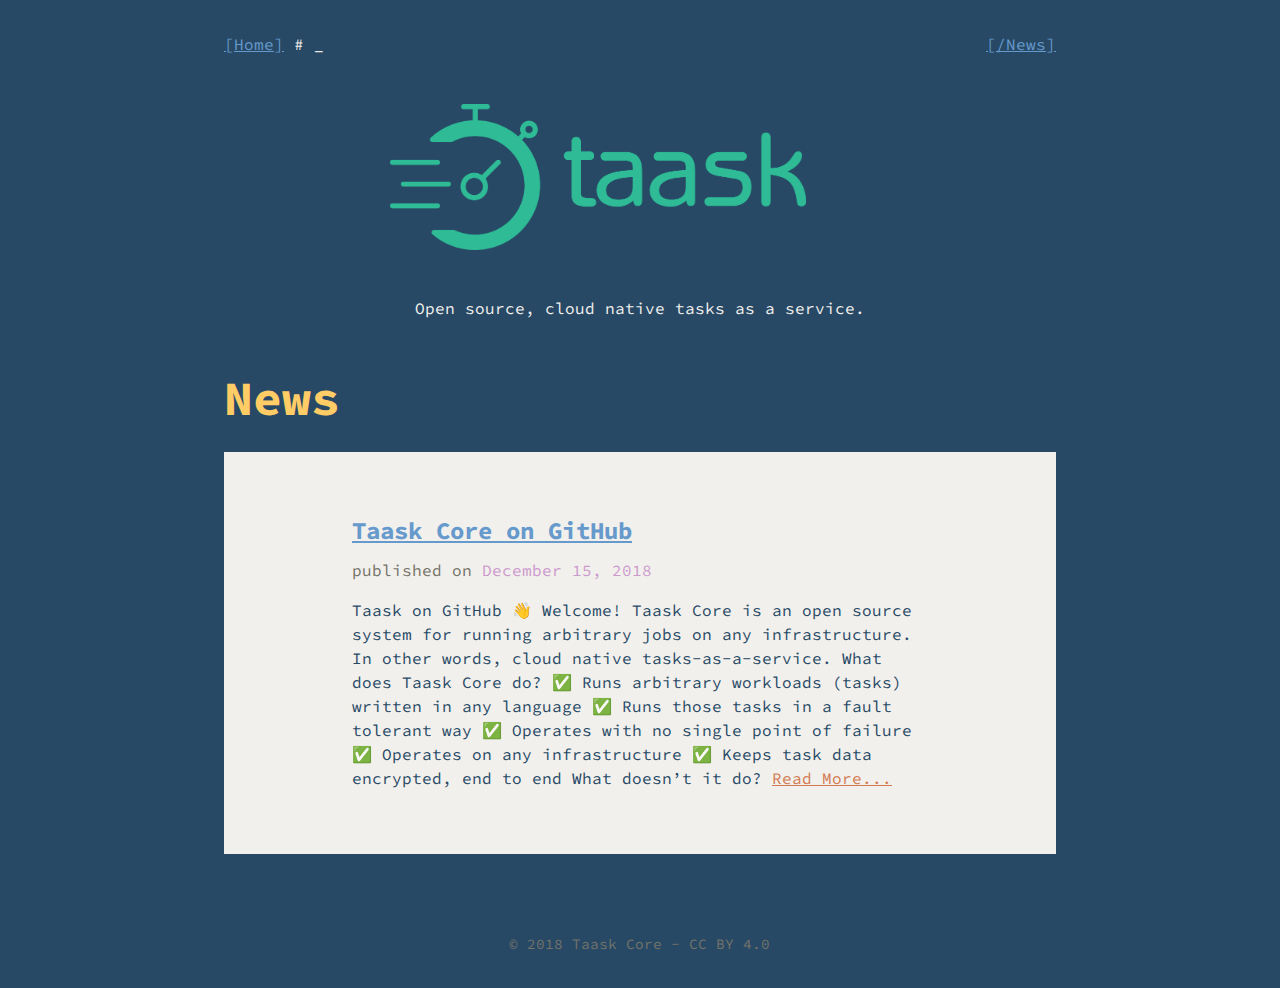
<file: index.html>
<!DOCTYPE html>
<html lang="en-us">
<head>
<meta charset="utf-8">
<meta name="description" content="">
<meta name="generator" content="Hugo 0.52" />
<meta name="viewport" content="width=device-width, initial-scale=1">
<link rel="stylesheet" href="/css/style.css" type="text/css">
<link rel="stylesheet" href="https://fonts.googleapis.com/css?family=Source+Code+Pro:400,700" type="text/css">
<link rel="alternate" href="/index.xml" type="application/rss+xml" title="Taask Core">
<title>Taask Core</title>
</head>
<body>

<header>
  <div class="container clearfix">
    <a class="path" href="https://core.taask.xyz/">[Home]</a>
    <span class="caret"># _</span>
    <div class="right">
      <a class="path" href="/news">[/News]</a>
      
    </div>
  </div>
</header>

<div class="container">



<main role="main" class="homepage">

  


<div class="hero-logo">
  <img src="/img/logo-green-transparent.png">
</div>

<div style="text-align: center;">
  Open source, cloud native <code>tasks as a service.</code>
</div>


  <h1 class="headline">News</h1>

  <div class="article-list">
    
      <article class="list-item" itemscope itemtype="http://schema.org/Blog">
  <h2 class="headline" itemprop="headline"><a href="/news/taask-core/">Taask Core on GitHub</a></h2>
  <div class="meta">

    <span class="key">published on</span>
    <span class="val"><time itemprop="datePublished" datetime="2018-12-15">December 15, 2018</time></span>

  </div>
  <section class="summary">
    Taask on GitHub
👋 Welcome!
Taask Core is an open source system for running arbitrary jobs on any infrastructure. In other words, cloud native tasks-as-a-service.
What does Taask Core do?  ✅ Runs arbitrary workloads (tasks) written in any language ✅ Runs those tasks in a fault tolerant way ✅ Operates with no single point of failure ✅ Operates on any infrastructure ✅ Keeps task data encrypted, end to end  What doesn&rsquo;t it do?  <a href="/news/taask-core/">Read More...</a>
  </section>
</article>

    
  </div>



</main>


</div>

<footer>
  <div class="container">
    <span class="copyright">&copy; 2018 Taask Core - <a rel="license" href="http://creativecommons.org/licenses/by/4.0/">CC BY 4.0</a></span>
  </div>
</footer>

</body>
</html>
</file>
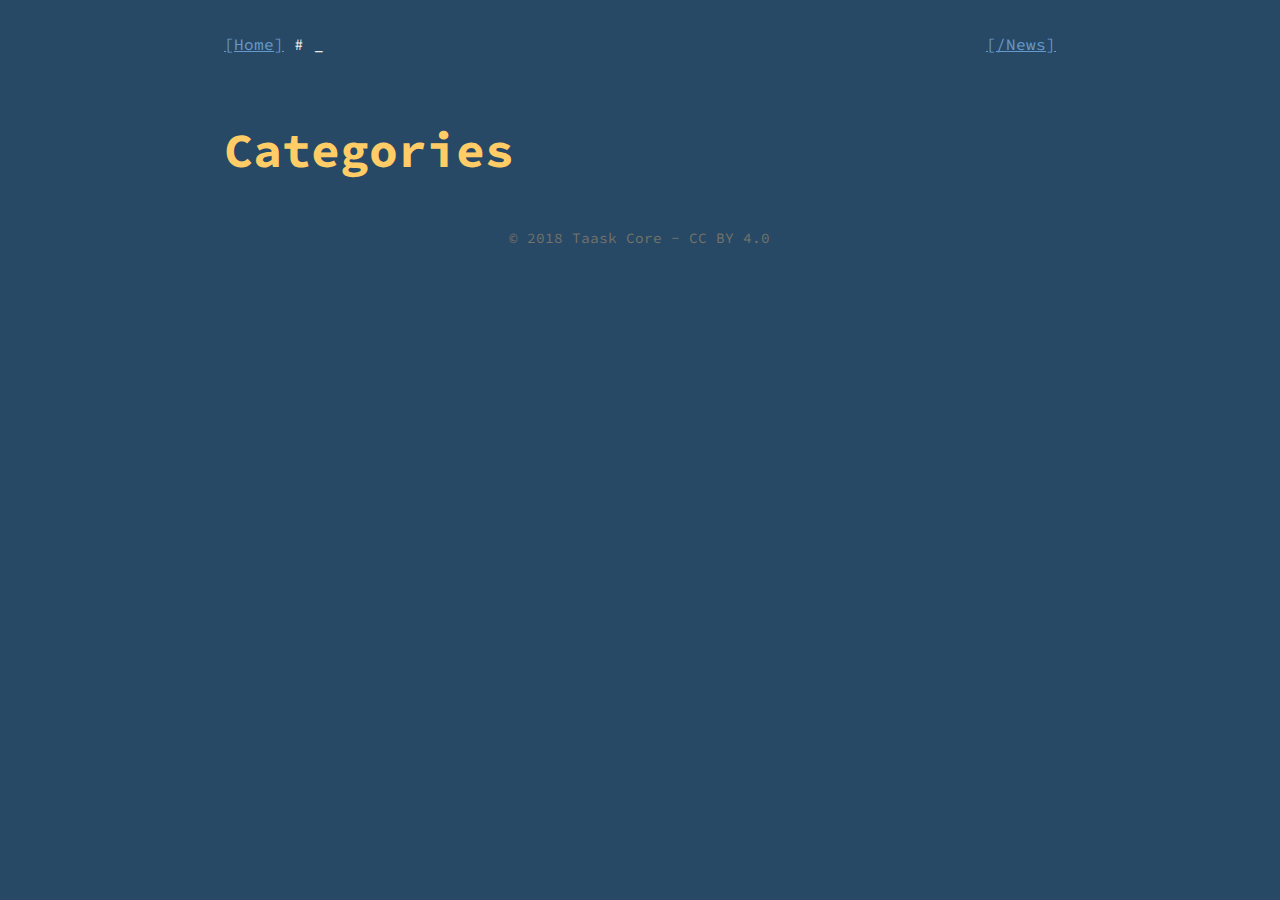
<file: categories/index.html>
<!DOCTYPE html>
<html lang="en-us">
<head>
<meta charset="utf-8">
<meta name="description" content="">
<meta name="generator" content="Hugo 0.52" />
<meta name="viewport" content="width=device-width, initial-scale=1">
<link rel="stylesheet" href="/css/style.css" type="text/css">
<link rel="stylesheet" href="https://fonts.googleapis.com/css?family=Source+Code+Pro:400,700" type="text/css">
<link rel="alternate" href="/index.xml" type="application/rss+xml" title="Taask Core">
<title>Categories - Taask Core</title>
</head>
<body>

<header>
  <div class="container clearfix">
    <a class="path" href="https://core.taask.xyz/">[Home]</a>
    <span class="caret"># _</span>
    <div class="right">
      <a class="path" href="/news">[/News]</a>
      
    </div>
  </div>
</header>

<div class="container">

<main role="main" class="article-list">
  <h1 class="list-title">Categories</h1>
  
</main>
</div>

<footer>
  <div class="container">
    <span class="copyright">&copy; 2018 Taask Core - <a rel="license" href="http://creativecommons.org/licenses/by/4.0/">CC BY 4.0</a></span>
  </div>
</footer>

</body>
</html>
</file>
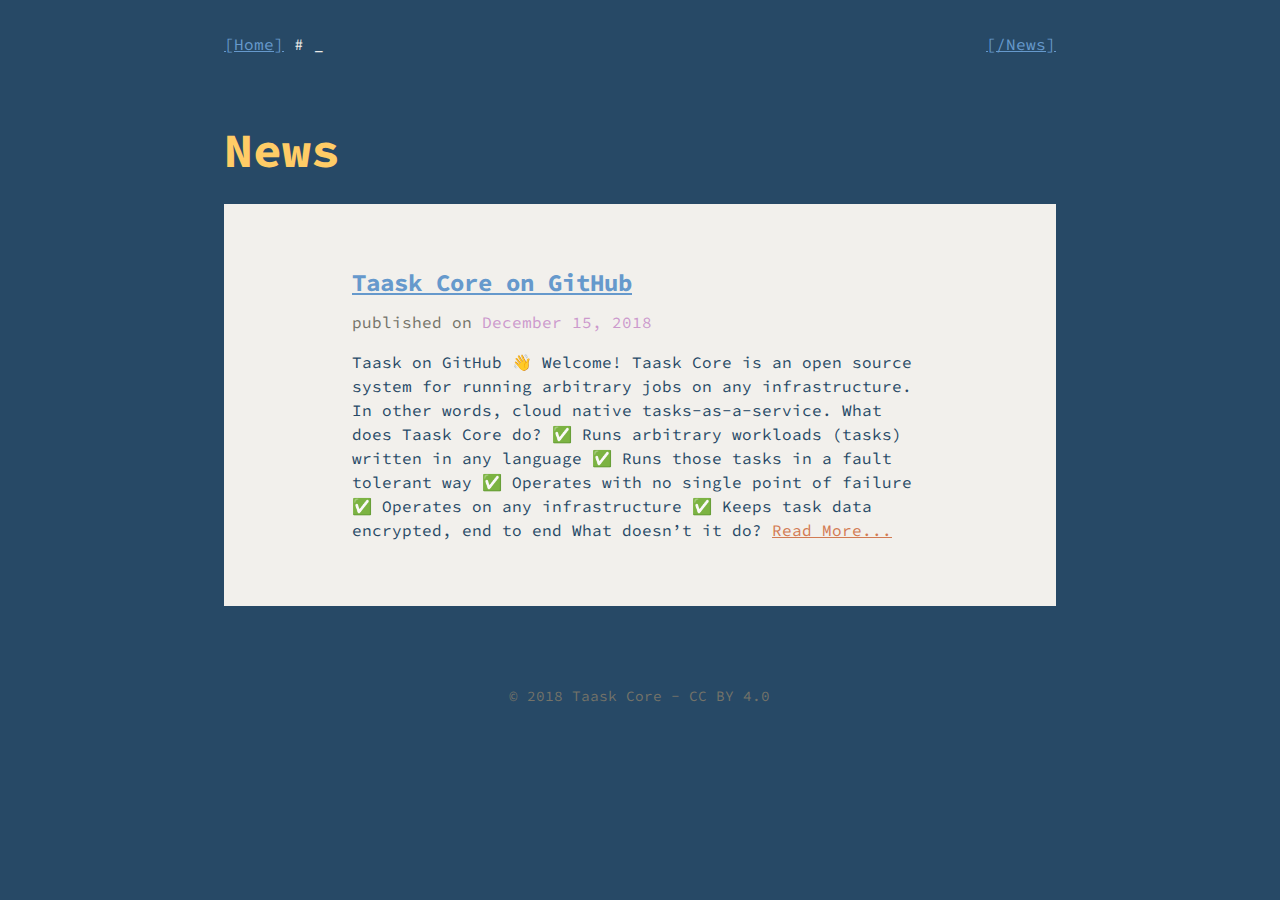
<file: news/index.html>
<!DOCTYPE html>
<html lang="en-us">
<head>
<meta charset="utf-8">
<meta name="description" content="">
<meta name="generator" content="Hugo 0.52" />
<meta name="viewport" content="width=device-width, initial-scale=1">
<link rel="stylesheet" href="/css/style.css" type="text/css">
<link rel="stylesheet" href="https://fonts.googleapis.com/css?family=Source+Code+Pro:400,700" type="text/css">
<link rel="alternate" href="/index.xml" type="application/rss+xml" title="Taask Core">
<title>News - Taask Core</title>
</head>
<body>

<header>
  <div class="container clearfix">
    <a class="path" href="https://core.taask.xyz/">[Home]</a>
    <span class="caret"># _</span>
    <div class="right">
      <a class="path" href="/news">[/News]</a>
      
    </div>
  </div>
</header>

<div class="container">

<main role="main" class="article-list">
  <h1 class="list-title">News</h1>
  
    <article class="list-item" itemscope itemtype="http://schema.org/Blog">
  <h2 class="headline" itemprop="headline"><a href="/news/taask-core/">Taask Core on GitHub</a></h2>
  <div class="meta">

    <span class="key">published on</span>
    <span class="val"><time itemprop="datePublished" datetime="2018-12-15">December 15, 2018</time></span>

  </div>
  <section class="summary">
    Taask on GitHub
👋 Welcome!
Taask Core is an open source system for running arbitrary jobs on any infrastructure. In other words, cloud native tasks-as-a-service.
What does Taask Core do?  ✅ Runs arbitrary workloads (tasks) written in any language ✅ Runs those tasks in a fault tolerant way ✅ Operates with no single point of failure ✅ Operates on any infrastructure ✅ Keeps task data encrypted, end to end  What doesn&rsquo;t it do?  <a href="/news/taask-core/">Read More...</a>
  </section>
</article>

  
</main>
</div>

<footer>
  <div class="container">
    <span class="copyright">&copy; 2018 Taask Core - <a rel="license" href="http://creativecommons.org/licenses/by/4.0/">CC BY 4.0</a></span>
  </div>
</footer>

</body>
</html>
</file>
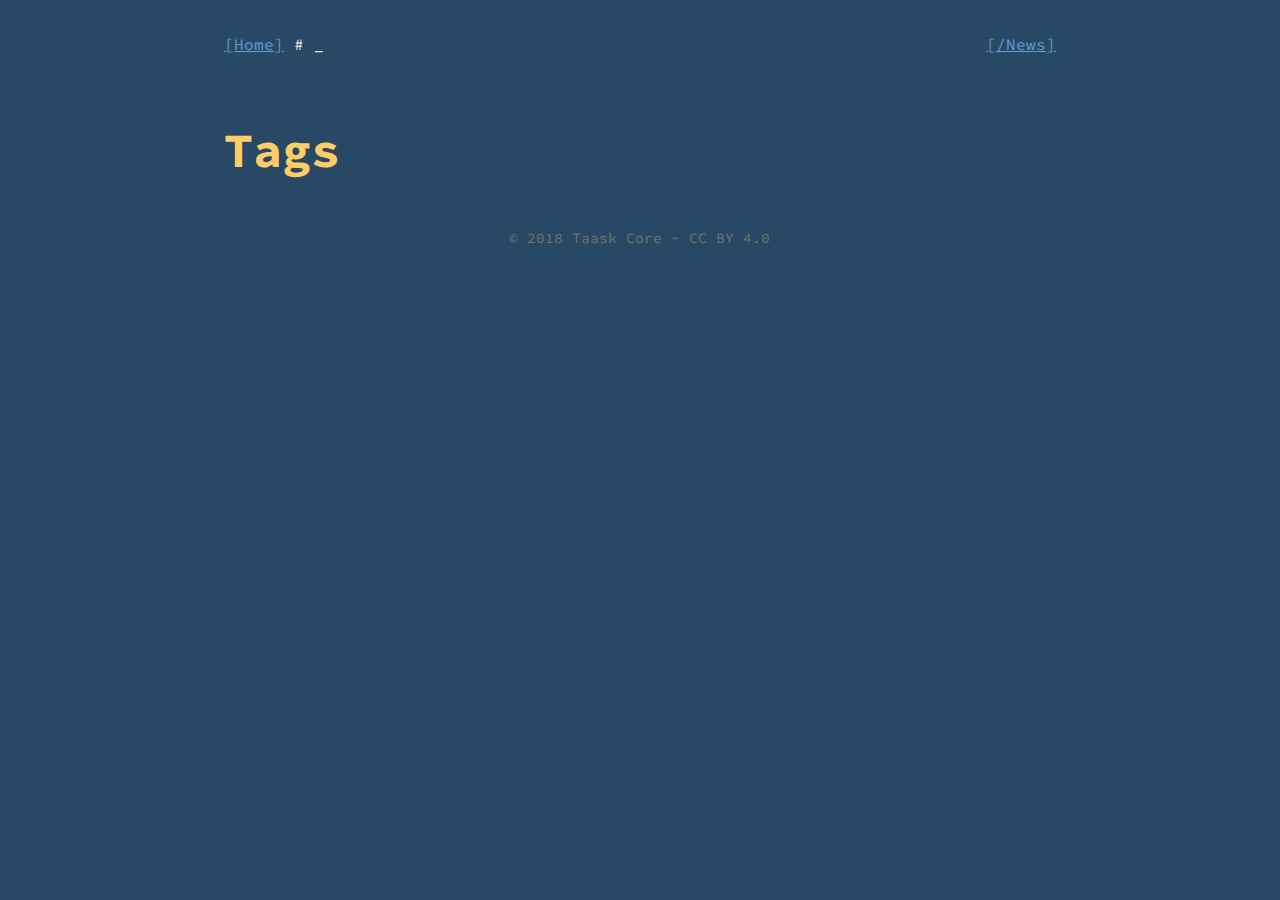
<file: tags/index.html>
<!DOCTYPE html>
<html lang="en-us">
<head>
<meta charset="utf-8">
<meta name="description" content="">
<meta name="generator" content="Hugo 0.52" />
<meta name="viewport" content="width=device-width, initial-scale=1">
<link rel="stylesheet" href="/css/style.css" type="text/css">
<link rel="stylesheet" href="https://fonts.googleapis.com/css?family=Source+Code+Pro:400,700" type="text/css">
<link rel="alternate" href="/index.xml" type="application/rss+xml" title="Taask Core">
<title>Tags - Taask Core</title>
</head>
<body>

<header>
  <div class="container clearfix">
    <a class="path" href="https://core.taask.xyz/">[Home]</a>
    <span class="caret"># _</span>
    <div class="right">
      <a class="path" href="/news">[/News]</a>
      
    </div>
  </div>
</header>

<div class="container">

<main role="main" class="article-list">
  <h1 class="list-title">Tags</h1>
  
</main>
</div>

<footer>
  <div class="container">
    <span class="copyright">&copy; 2018 Taask Core - <a rel="license" href="http://creativecommons.org/licenses/by/4.0/">CC BY 4.0</a></span>
  </div>
</footer>

</body>
</html>
</file>
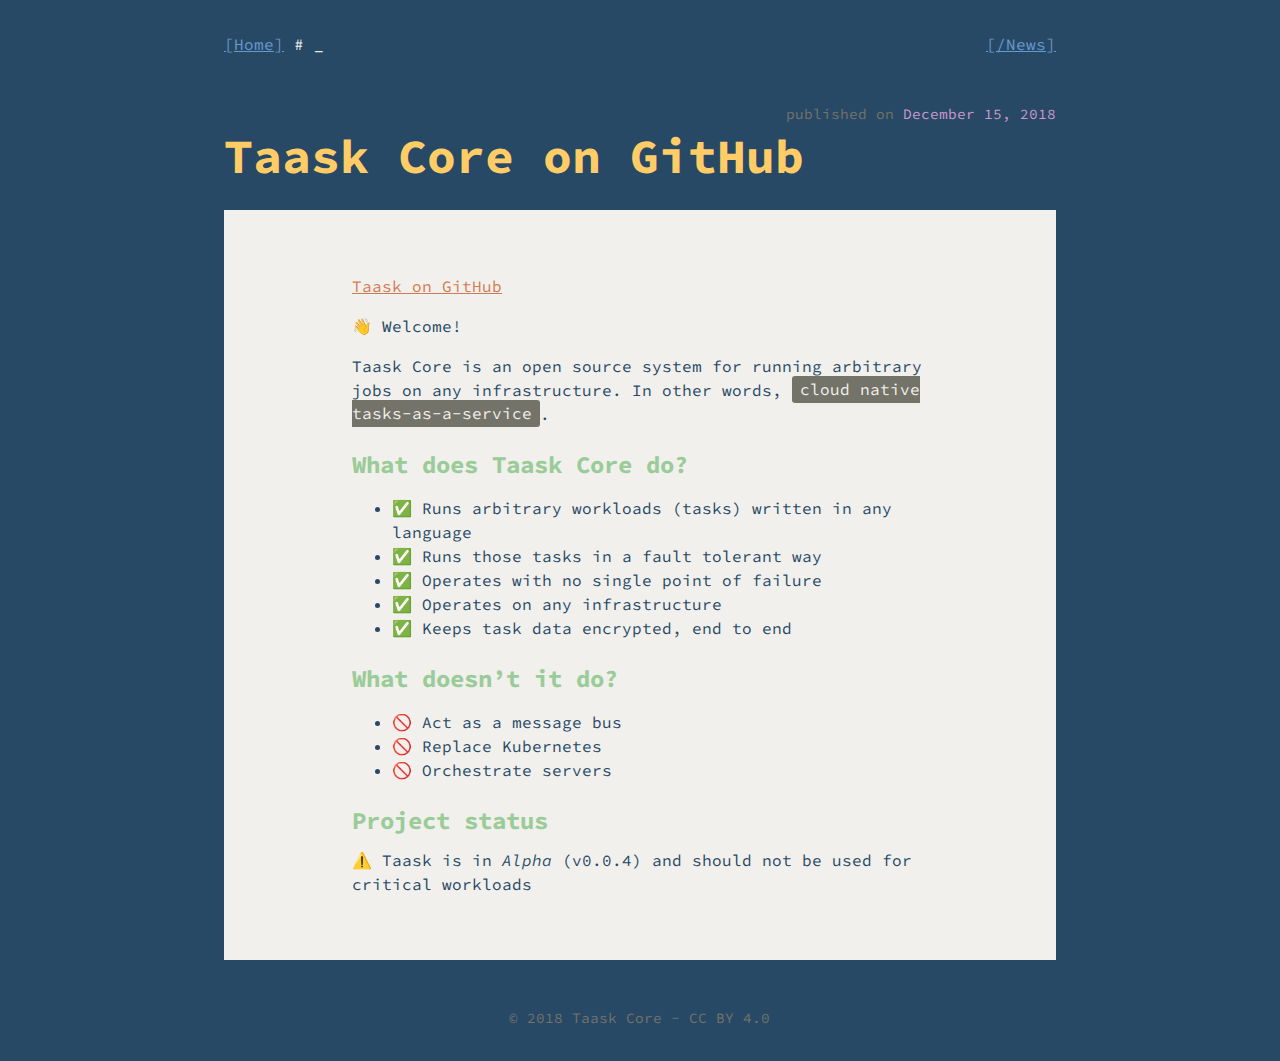
<file: news/taask-core/index.html>
<!DOCTYPE html>
<html lang="en-us">
<head>
<meta charset="utf-8">
<meta name="description" content="">
<meta name="generator" content="Hugo 0.52" />
<meta name="viewport" content="width=device-width, initial-scale=1">
<link rel="stylesheet" href="/css/style.css" type="text/css">
<link rel="stylesheet" href="https://fonts.googleapis.com/css?family=Source+Code+Pro:400,700" type="text/css">
<link rel="alternate" href="/index.xml" type="application/rss+xml" title="Taask Core">
<title>Taask Core on GitHub - Taask Core</title>
</head>
<body>

<header>
  <div class="container clearfix">
    <a class="path" href="https://core.taask.xyz/">[Home]</a>
    <span class="caret"># _</span>
    <div class="right">
      <a class="path" href="/news">[/News]</a>
      
    </div>
  </div>
</header>

<div class="container">


<main role="main" class="article">
  
<article class="single" itemscope itemtype="http://schema.org/BlogPosting">
  <div class="meta">

    <span class="key">published on</span>
    <span class="val"><time itemprop="datePublished" datetime="2018-12-15">December 15, 2018</time></span>



  </div>
  <h1 class="headline" itemprop="headline">Taask Core on GitHub</h1>
  <section class="body" itemprop="articleBody">
    

<p><a href="https://github.com/taask">Taask on GitHub</a></p>

<p>👋 Welcome!</p>

<p>Taask Core is an open source system for running arbitrary jobs on any infrastructure. In other words, <code>cloud native tasks-as-a-service</code>.</p>

<h2 id="what-does-taask-core-do">What does Taask Core do?</h2>

<ul>
<li>✅ Runs arbitrary workloads (tasks) written in any language</li>
<li>✅ Runs those tasks in a fault tolerant way</li>
<li>✅ Operates with no single point of failure</li>
<li>✅ Operates on any infrastructure</li>
<li>✅ Keeps task data encrypted, end to end</li>
</ul>

<h2 id="what-doesn-t-it-do">What doesn&rsquo;t it do?</h2>

<ul>
<li>🚫 Act as a message bus</li>
<li>🚫 Replace Kubernetes</li>
<li>🚫 Orchestrate servers</li>
</ul>

<h2 id="project-status">Project status</h2>

<p>⚠️ Taask is in <em>Alpha</em> (v0.0.4) and should not be used for critical workloads</p>

  </section>
</article>

</main>

</div>

<footer>
  <div class="container">
    <span class="copyright">&copy; 2018 Taask Core - <a rel="license" href="http://creativecommons.org/licenses/by/4.0/">CC BY 4.0</a></span>
  </div>
</footer>

</body>
</html>
</file>
<file: css/style.css>
/* Base16 Eighties Colorscheme by Chris Kempson (http://chriskempson.com) */

.base00 { color: #274966; }
.base01 { color: #274966; }
.base02 { color: #515151; }
.base03 { color: #747369; }
.base04 { color: #a09f93; }
.base05 { color: #d3d0c8; }
.base06 { color: #e8e6df; }
.base07 { color: #f2f0ec; }
.base08 { color: #f2777a; }
.base09 { color: #f99157; }
.base0a { color: #ffcc66; }
.base0b { color: #99cc99; }
.base0c { color: #66cccc; }
.base0d { color: #6699cc; }
.base0e { color: #cc99cc; }
.base0f { color: #d27b53; }

/* General Page Layout */

body {
  margin: 0;
  background-color: #274966;
  color: #f2f0ec;
  line-height: 1.5;
  font-size: 100%;
  font-family: 'Source Code Pro', monospace;
}

.container {
  max-width: 52em;
  margin-left: auto;
  margin-right: auto;
}

div.right {
  float:right;
}

div.clearfix {
  overflow: auto;
}

@media (max-width: 52em) {
  .container {
    width: 100%;
  }
}

article.single section,
.article-list article {
  background-color: #f2f0ec;
  color: #274966;
  padding-left: 8rem;
  padding-right: 8rem;
  padding-top: 1rem;
  padding-bottom: 1rem;
}

@media (max-width: 52em) {
  article.single section,
  .article-list article {
    padding-left: 2rem;
    padding-right: 2rem;
  }
}

header, footer {
  background-color: #274966;
  padding-top: 1rem;
  padding-bottom: 1rem;
}

header {
  margin-top: 1rem;
  margin-bottom: 2rem;
}

@media (max-width: 52em) {
  header {
    margin-top: 0;
    padding-left: 2rem;
    padding-right: 2rem;
  }
}

footer {
  margin-top: 2rem;
  margin-bottom: 1rem;
  text-align: center;
  font-size: 0.9em;
  color: #747369;
}

@media (max-width: 52em) {
  footer {
    margin-top: 0;
    margin-bottom: 0;
  }
}

/* Typography */

h1, h2, h3, h4, h5, h6 {
  font-weight: bold;
  line-height: 1.25;
  margin-top: 1em;
  margin-bottom: .5em;
}

p {
  margin-top: 0;
  margin-bottom: 1rem;
}

h1 { font-size: 2rem }
h2 { font-size: 1.5rem }
h3 { font-size: 1.25rem }
h4 { font-size: 1rem }
h5 { font-size: .875rem }
h6 { font-size: .75rem }

pre, code {
  font-family: inherit;
  font-size: inherit;
}

/* Header Layout */

header a.path {
  color: #6699cc;
}

header span.caret {
  color: #f2f0ec;
}

/* Footer Layout */

footer a {
  color: #747369;
  text-decoration: none;
}

/* 404 Page Layout */

.page-not-found h1 {
  text-align: center;
  font-size: 5em;
}

.page-not-found h2 {
  text-align: center;
  font-size: 3em;
  color: #a09f93;
  margin-bottom: 4rem;
}

@media (max-width: 52em) {
  .page-not-found h1 {
    font-size: 3em;
  }

  .page-not-found h2 {
    font-size: 2em;
  }
}

/* Homepage Layout */

@media (max-width: 52em) {
  .homepage {
    margin-bottom: 2rem;
  }
}

.homepage h1.site-title {
  text-align: center;
  font-size: 5em;
  color: #66cccc;
}

@media (max-width: 52em) {
  .homepage h1.site-title {
    font-size: 3em;
  }
}

.homepage h1.headline {
  font-size: 3em;
  color: #ffcc66;
}

@media (max-width: 52em) {
  .homepage h1.headline {
    padding-left: 2rem;
    padding-right: 2rem;
  }
}

.homepage .hero-logo img {
  width: 50%;
  padding-left: 20%;
  padding-bottom: 40px;
}

.homepage section.categories,
.homepage section.tags {
  padding-left: 2rem;
  padding-right: 2rem;
}

.homepage .category,
.homepage .category a,
.homepage .tag,
.homepage .tag a {
  color: #cc99cc;
}

.homepage .tag {
  margin-right: 2em;
}

/* Post List Layout */

.article-list h1.list-title {
  font-size: 3em;
  color: #ffcc66;
}

.article-list article {
  padding-top: 4rem;
  padding-bottom: 4rem;
  margin-bottom: 4rem;
}

.article-list article h2.headline,
.article-list article h2.headline a {
  margin-top: 0;
  color: #6699cc;
}

.article-list article .meta {
  margin-bottom: 1rem;
}

.article-list article .meta .key {
  color: #747369;
}

.article-list article .meta .val,
.article-list article .meta .val a {
  color: #cc99cc;
}

.article-list article section.summary a { color: #d27b53; }


/* Single Post Layout */

article.single .meta {
  font-size: 0.9em;
  text-align: right;
}

article.single .meta .key {
  color: #747369;
}

article.single .meta .val, article.single .meta .val a {
  color: #cc99cc;
}

@media (max-width: 52em) {
  article.single .meta {
    padding-left: 2rem;
    padding-right: 2rem;
  }
}

article.single h1.headline {
  margin-top: 0;
  font-size: 3em;
  color: #ffcc66;
}

@media (max-width: 52em) {
  article.single h1.headline {
    padding-left: 2rem;
    padding-right: 2rem;
  }
}

article.single section.body {
  padding-top: 4rem;
  padding-bottom: 3rem;
}

@media (max-width: 52em) {
  article.single section.body {
    padding-top: 2rem;
    padding-bottom: 1rem;
  }
}

/* Highlight Colors */

article.single section.body h1 { color: #6699cc; }
article.single section.body h2 { color: #99cc99; }
article.single section.body h3 { color: #f99157; }
article.single section.body h4 { color: #f2777a; }
article.single section.body h5 { color: #515151; }
article.single section.body h6 { color: #747369; }

article.single section.body a { color: #d27b53; }

/* Article Elements */

article.single * {
  max-width: 100%;
}

article.single pre {
  margin-top: 0;
  margin-bottom: 1rem;
  overflow-x: scroll;
  border-radius: 3px;
  padding: 2rem;
}

article.single p code {
  padding: 0.2em 0.5em;
  border-radius: 3px;
  background: #747369;
  color: #f2f0ec;
}

article.single figure, article.single div.highlight {
  box-sizing: border-box;
  max-width: 52rem;
  width: 52rem;
  margin-left: -8rem;
  margin-right: -8rem;
  margin-bottom: 1rem;
  padding: 1em;
  background-color: #274966;
}

@media (max-width: 52em) {
  article.single figure, article.single div.highlight {
    width: 100%;
    margin-left: 0;
    margin-right: 0;
    border-radius: 3px;
  }
}

article.single figure img {
  max-width: 100%;
  width: 100%;
  border-radius: 3px;
}

article.single figure figcaption {
  margin-top: 1rem;
}

article.single figure figcaption h4 {
  margin-top: 0;
  text-align: center;
  font-style: italic;
  font-weight: normal;
  color: #f2f0ec;
}

article.single table {
  border-collapse: separate;
  border-spacing: 0;
  max-width: 100%;
  width: 100%;
}

article.single th,
article.single td {
  padding: .25rem 1rem;
  line-height: inherit;
  border-bottom-width: 1px;
  border-bottom-style: solid;
  border-bottom-color: #a09f93;
}

article.single tr:last-child td {
  border-bottom: 0;
}

article.single th {
  text-align: left;
  font-weight: bold;
  vertical-align: bottom;
}

article.single td { vertical-align: top }

article.single blockquote {
  margin-left: 2rem;
  margin-right: 3rem;
  padding-left: 1rem;
  border-left: 5px solid #66cccc;
}

article.single hr {
  border: 0;
  border-bottom-style: solid;
  border-bottom-width: 1px;
  border-bottom-color: #a09f93;
}

/* Pygments template by Jan T. Sott (https://github.com/idleberg) */

pre { background: #274966; color: #f2f0ec }

.highlight .hll { background-color: #515151 }
.highlight .c { color: #747369 } /* Comment */
.highlight .err { color: #f2777a } /* Error */
.highlight .k { color: #cc99cc } /* Keyword */
.highlight .l { color: #f99157 } /* Literal */
.highlight .n { color: #f2f0ec } /* Name */
.highlight .o { color: #66cccc } /* Operator */
.highlight .p { color: #f2f0ec } /* Punctuation */
.highlight .cm { color: #747369 } /* Comment.Multiline */
.highlight .cp { color: #747369 } /* Comment.Preproc */
.highlight .c1 { color: #747369 } /* Comment.Single */
.highlight .cs { color: #747369 } /* Comment.Special */
.highlight .gd { color: #f2777a } /* Generic.Deleted */
.highlight .ge { font-style: italic } /* Generic.Emph */
.highlight .gh { color: #f2f0ec; font-weight: bold } /* Generic.Heading */
.highlight .gi { color: #99cc99 } /* Generic.Inserted */
.highlight .gp { color: #747369; font-weight: bold } /* Generic.Prompt */
.highlight .gs { font-weight: bold } /* Generic.Strong */
.highlight .gu { color: #66cccc; font-weight: bold } /* Generic.Subheading */
.highlight .kc { color: #cc99cc } /* Keyword.Constant */
.highlight .kd { color: #cc99cc } /* Keyword.Declaration */
.highlight .kn { color: #66cccc } /* Keyword.Namespace */
.highlight .kp { color: #cc99cc } /* Keyword.Pseudo */
.highlight .kr { color: #cc99cc } /* Keyword.Reserved */
.highlight .kt { color: #ffcc66 } /* Keyword.Type */
.highlight .ld { color: #99cc99 } /* Literal.Date */
.highlight .m { color: #f99157 } /* Literal.Number */
.highlight .s { color: #99cc99 } /* Literal.String */
.highlight .na { color: #6699cc } /* Name.Attribute */
.highlight .nb { color: #f2f0ec } /* Name.Builtin */
.highlight .nc { color: #ffcc66 } /* Name.Class */
.highlight .no { color: #f2777a } /* Name.Constant */
.highlight .nd { color: #66cccc } /* Name.Decorator */
.highlight .ni { color: #f2f0ec } /* Name.Entity */
.highlight .ne { color: #f2777a } /* Name.Exception */
.highlight .nf { color: #6699cc } /* Name.Function */
.highlight .nl { color: #f2f0ec } /* Name.Label */
.highlight .nn { color: #ffcc66 } /* Name.Namespace */
.highlight .nx { color: #6699cc } /* Name.Other */
.highlight .py { color: #f2f0ec } /* Name.Property */
.highlight .nt { color: #66cccc } /* Name.Tag */
.highlight .nv { color: #f2777a } /* Name.Variable */
.highlight .ow { color: #66cccc } /* Operator.Word */
.highlight .w { color: #f2f0ec } /* Text.Whitespace */
.highlight .mf { color: #f99157 } /* Literal.Number.Float */
.highlight .mh { color: #f99157 } /* Literal.Number.Hex */
.highlight .mi { color: #f99157 } /* Literal.Number.Integer */
.highlight .mo { color: #f99157 } /* Literal.Number.Oct */
.highlight .sb { color: #99cc99 } /* Literal.String.Backtick */
.highlight .sc { color: #f2f0ec } /* Literal.String.Char */
.highlight .sd { color: #747369 } /* Literal.String.Doc */
.highlight .s2 { color: #99cc99 } /* Literal.String.Double */
.highlight .se { color: #f99157 } /* Literal.String.Escape */
.highlight .sh { color: #99cc99 } /* Literal.String.Heredoc */
.highlight .si { color: #f99157 } /* Literal.String.Interpol */
.highlight .sx { color: #99cc99 } /* Literal.String.Other */
.highlight .sr { color: #99cc99 } /* Literal.String.Regex */
.highlight .s1 { color: #99cc99 } /* Literal.String.Single */
.highlight .ss { color: #99cc99 } /* Literal.String.Symbol */
.highlight .bp { color: #f2f0ec } /* Name.Builtin.Pseudo */
.highlight .vc { color: #f2777a } /* Name.Variable.Class */
.highlight .vg { color: #f2777a } /* Name.Variable.Global */
.highlight .vi { color: #f2777a } /* Name.Variable.Instance */
.highlight .il { color: #f99157 } /* Literal.Number.Integer.Long */

/*# sourceMappingURL=style.css.map */
</file>
